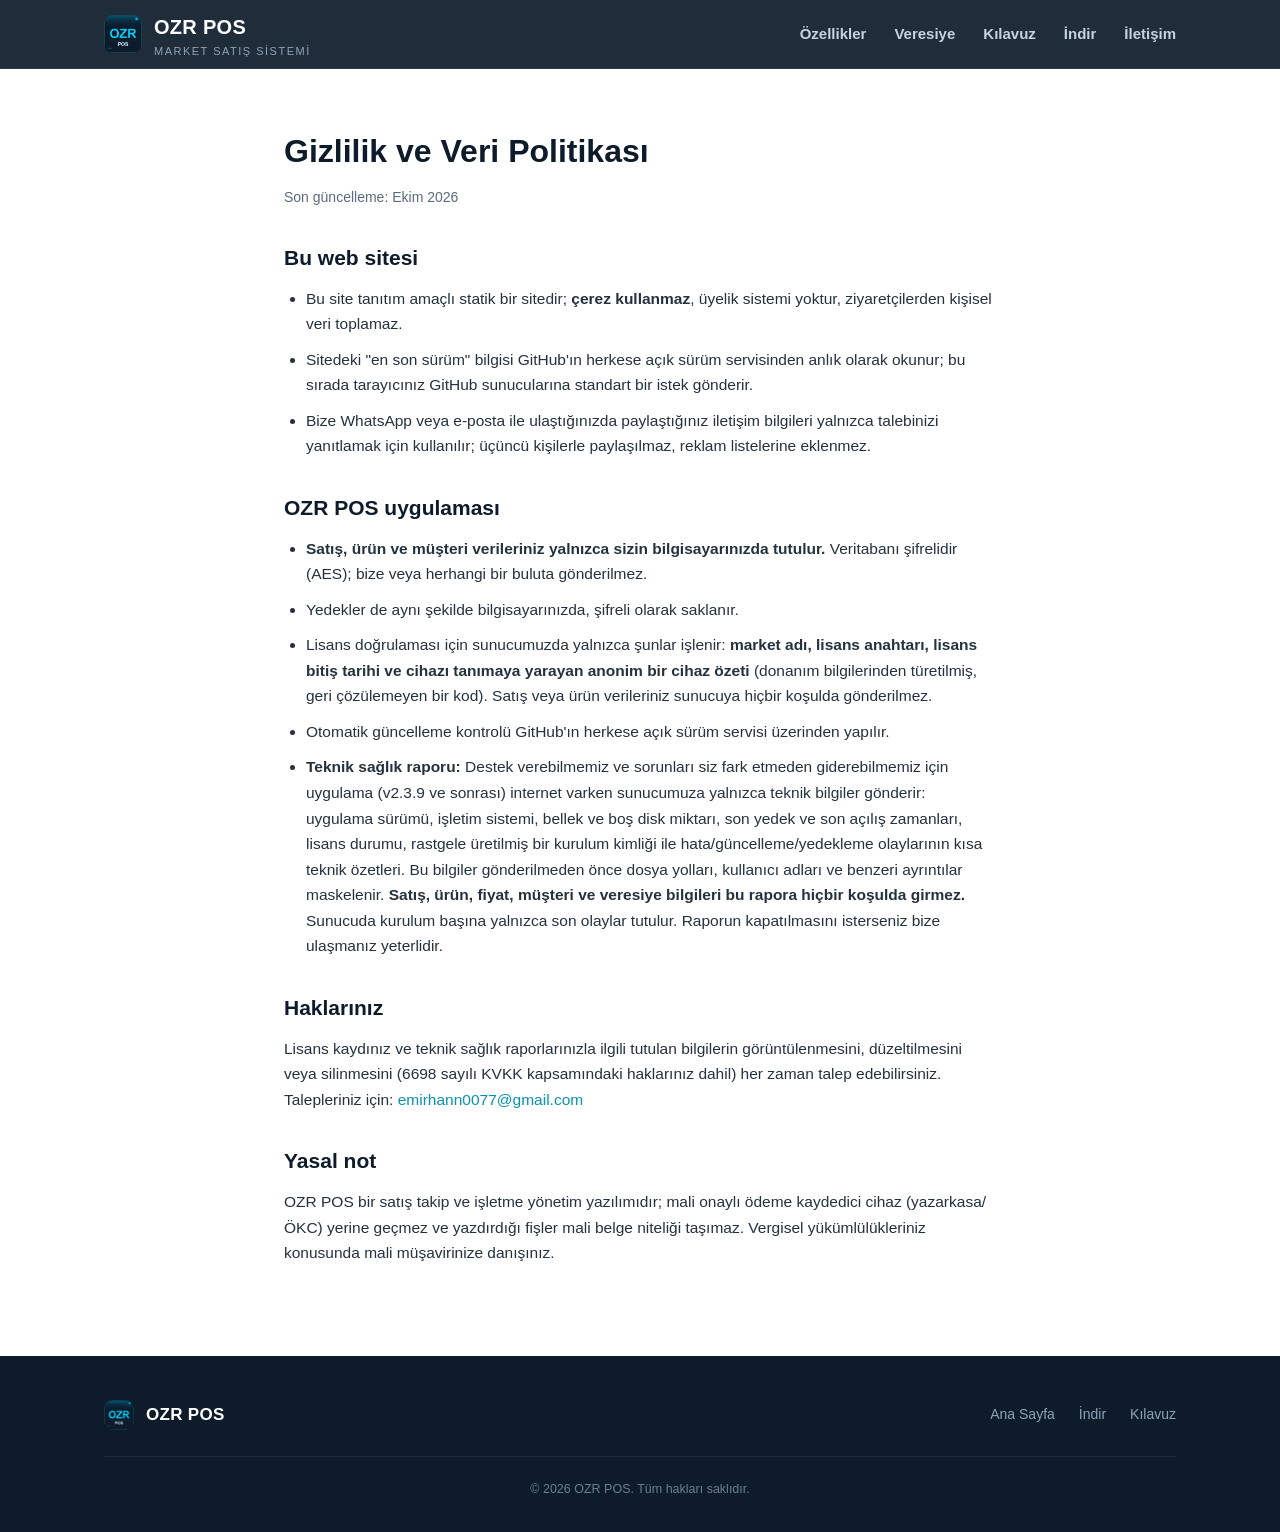
<file: gizlilik.html>
<!DOCTYPE html>
<html lang="tr">
<head>
  <meta charset="UTF-8">
  <meta name="viewport" content="width=device-width, initial-scale=1.0">
  <title>Gizlilik ve Veri Politikası — OZR POS</title>
  <meta name="description" content="OZR POS gizlilik ve veri politikası: hangi veriler işlenir, neler işlenmez.">
  <meta name="robots" content="noindex">
  <link rel="icon" type="image/png" href="assets/img/logo.png">
  <link rel="apple-touch-icon" href="assets/img/logo.png">
  <meta name="theme-color" content="#0D1B2A">
  <link rel="stylesheet" href="assets/css/style.css">
</head>
<body>

<header class="ust-bar">
  <div class="kapsayici ust-bar-ic">
    <a href="index.html" class="marka">
      <img src="assets/img/logo.png" alt="OZR POS logosu">
      <span>OZR POS<small>MARKET SATIŞ SİSTEMİ</small></span>
    </a>
    <nav class="ust-menu">
      <a href="index.html#ozellikler">Özellikler</a>
      <a href="index.html#veresiye">Veresiye</a>
      <a href="kilavuz.html">Kılavuz</a>
      <a href="indir.html">İndir</a>
      <a href="index.html#iletisim">İletişim</a>
    </nav>
    <button class="menu-dugme" aria-label="Menüyü aç">☰</button>
  </div>
</header>

<div class="icerik-sayfa">
  <h1>Gizlilik ve Veri Politikası</h1>
  <p class="tarih">Son güncelleme: Ekim 2026</p>

  <h2>Bu web sitesi</h2>
  <ul>
    <li>Bu site tanıtım amaçlı statik bir sitedir; <strong>çerez kullanmaz</strong>, üyelik sistemi yoktur, ziyaretçilerden kişisel veri toplamaz.</li>
    <li>Sitedeki "en son sürüm" bilgisi GitHub'ın herkese açık sürüm servisinden anlık olarak okunur; bu sırada tarayıcınız GitHub sunucularına standart bir istek gönderir.</li>
    <li>Bize WhatsApp veya e-posta ile ulaştığınızda paylaştığınız iletişim bilgileri yalnızca talebinizi yanıtlamak için kullanılır; üçüncü kişilerle paylaşılmaz, reklam listelerine eklenmez.</li>
  </ul>

  <h2>OZR POS uygulaması</h2>
  <ul>
    <li><strong>Satış, ürün ve müşteri verileriniz yalnızca sizin bilgisayarınızda tutulur.</strong> Veritabanı şifrelidir (AES); bize veya herhangi bir buluta gönderilmez.</li>
    <li>Yedekler de aynı şekilde bilgisayarınızda, şifreli olarak saklanır.</li>
    <li>Lisans doğrulaması için sunucumuzda yalnızca şunlar işlenir: <strong>market adı, lisans anahtarı, lisans bitiş tarihi ve cihazı tanımaya yarayan anonim bir cihaz özeti</strong> (donanım bilgilerinden türetilmiş, geri çözülemeyen bir kod). Satış veya ürün verileriniz sunucuya hiçbir koşulda gönderilmez.</li>
    <li>Otomatik güncelleme kontrolü GitHub'ın herkese açık sürüm servisi üzerinden yapılır.</li>
    <li><strong>Teknik sağlık raporu:</strong> Destek verebilmemiz ve sorunları siz fark etmeden giderebilmemiz için uygulama (v2.3.9 ve sonrası) internet varken sunucumuza yalnızca teknik bilgiler gönderir: uygulama sürümü, işletim sistemi, bellek ve boş disk miktarı, son yedek ve son açılış zamanları, lisans durumu, rastgele üretilmiş bir kurulum kimliği ile hata/güncelleme/yedekleme olaylarının kısa teknik özetleri. Bu bilgiler gönderilmeden önce dosya yolları, kullanıcı adları ve benzeri ayrıntılar maskelenir. <strong>Satış, ürün, fiyat, müşteri ve veresiye bilgileri bu rapora hiçbir koşulda girmez.</strong> Sunucuda kurulum başına yalnızca son olaylar tutulur. Raporun kapatılmasını isterseniz bize ulaşmanız yeterlidir.</li>
  </ul>

  <h2>Haklarınız</h2>
  <p>Lisans kaydınız ve teknik sağlık raporlarınızla ilgili tutulan bilgilerin görüntülenmesini, düzeltilmesini veya silinmesini (6698 sayılı KVKK kapsamındaki haklarınız dahil) her zaman talep edebilirsiniz. Talepleriniz için: <a href="#" class="mail-link"><span class="eposta-metin"></span></a></p>

  <h2>Yasal not</h2>
  <p>OZR POS bir satış takip ve işletme yönetim yazılımıdır; mali onaylı ödeme kaydedici cihaz (yazarkasa/ÖKC) yerine geçmez ve yazdırdığı fişler mali belge niteliği taşımaz. Vergisel yükümlülükleriniz konusunda mali müşavirinize danışınız.</p>
</div>

<footer class="alt-bilgi">
  <div class="kapsayici">
    <div class="alt-ic">
      <a href="index.html" class="marka"><img src="assets/img/logo.png" alt=""><span>OZR POS</span></a>
      <div class="alt-linkler">
        <a href="index.html">Ana Sayfa</a>
        <a href="indir.html">İndir</a>
        <a href="kilavuz.html">Kılavuz</a>
      </div>
    </div>
    <div class="alt-uyari">© <span id="yil"></span> OZR POS. Tüm hakları saklıdır.</div>
  </div>
</footer>

<script>document.getElementById("yil").textContent = new Date().getFullYear();</script>
<script src="assets/js/main.js"></script>
</body>
</html>
</file>
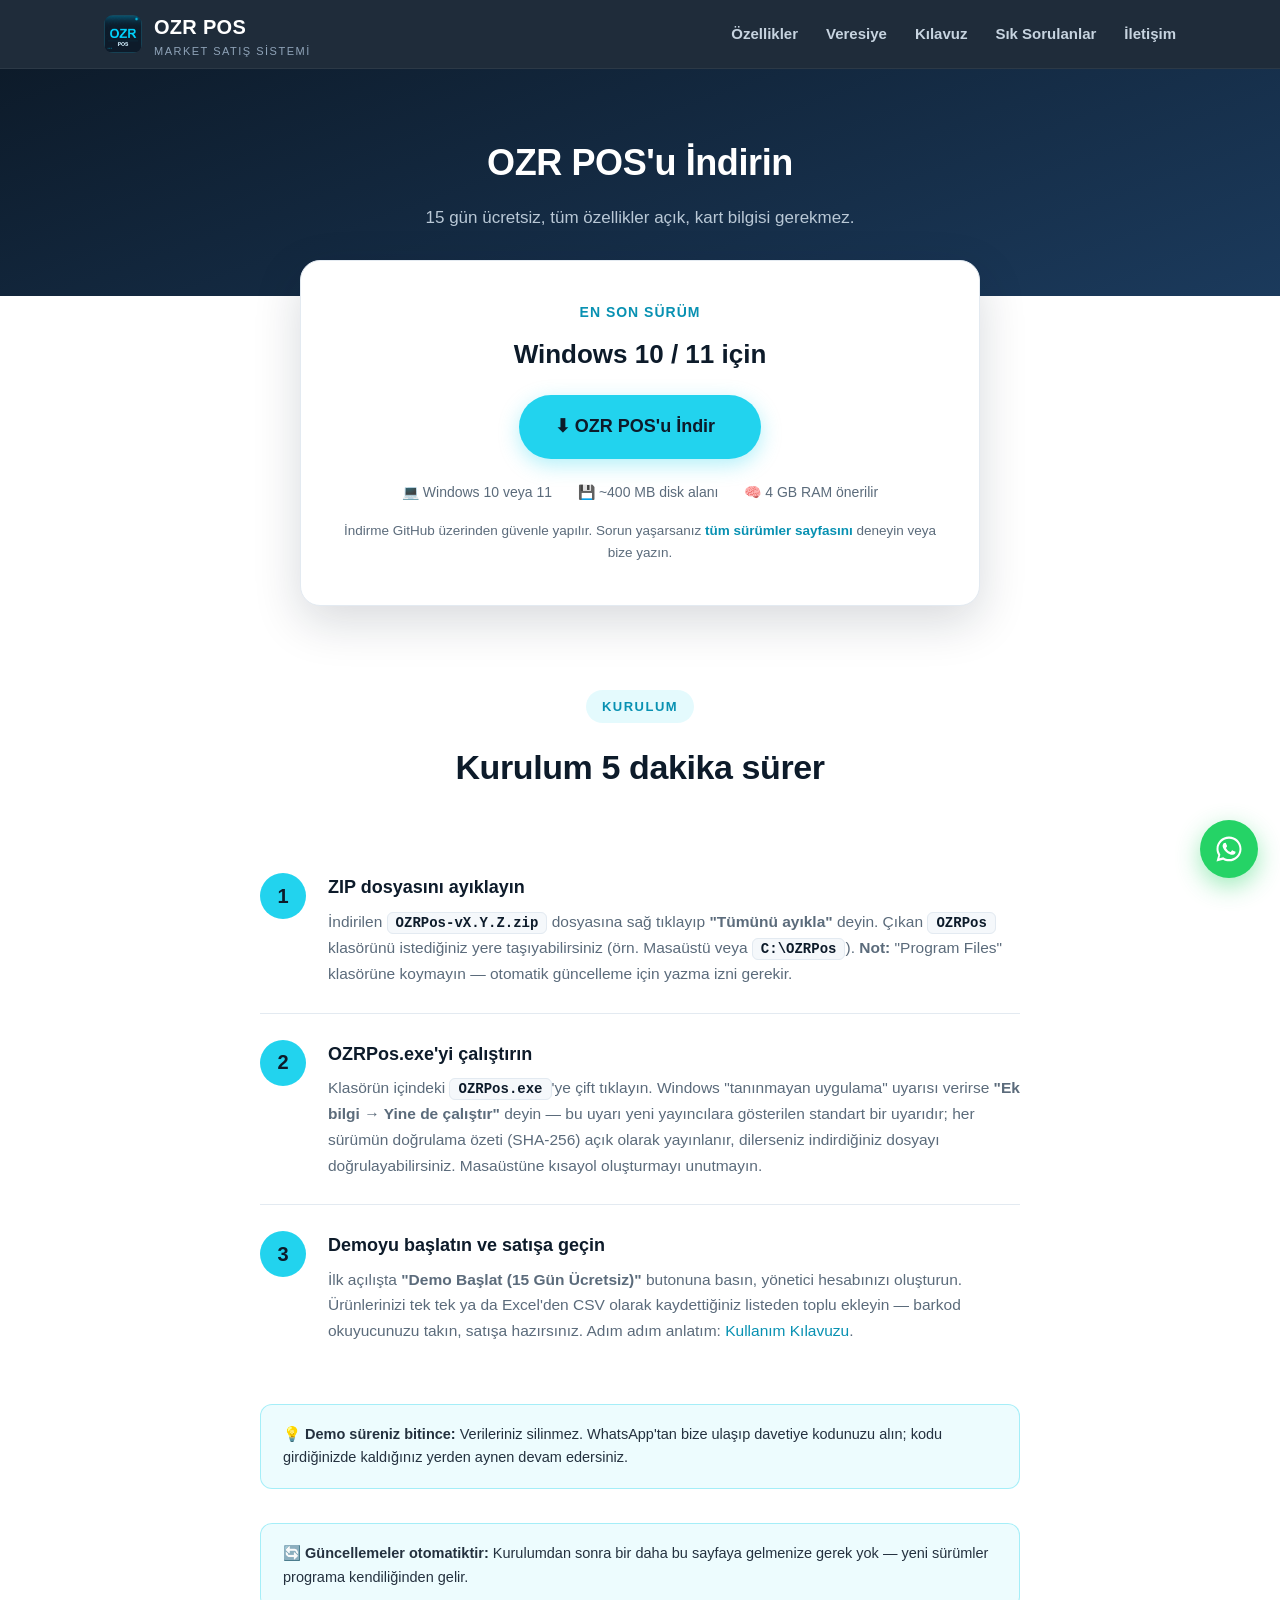
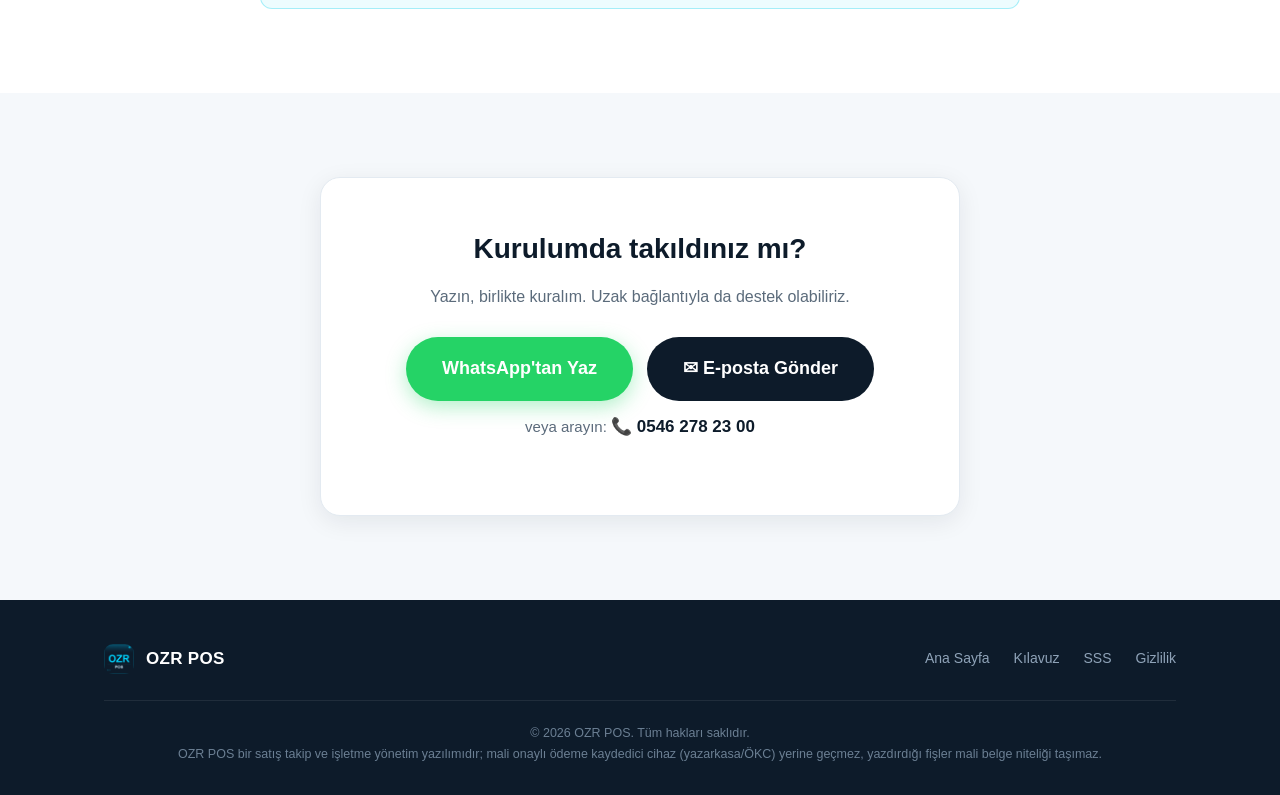
<file: indir.html>
<!DOCTYPE html>
<html lang="tr">
<head>
  <meta charset="UTF-8">
  <meta name="viewport" content="width=device-width, initial-scale=1.0">
  <title>OZR POS İndir — 15 Gün Ücretsiz Demo</title>
  <meta name="description" content="OZR POS market satış programını ücretsiz indirin. Windows 10/11 için, 3 adımda kurulum, 15 gün ücretsiz demo.">
  <link rel="icon" type="image/png" href="assets/img/logo.png">
  <link rel="apple-touch-icon" href="assets/img/logo.png">
  <meta name="theme-color" content="#0D1B2A">
  <link rel="stylesheet" href="assets/css/style.css">
  <link rel="canonical" href="https://emirhanozer07.github.io/ozrpos-site/indir.html">
  <meta property="og:title" content="OZR POS İndir — 15 Gün Ücretsiz Demo">
  <meta property="og:description" content="Windows 10/11 için market satış programı. 3 adımda kurulum, kart bilgisi olmadan 15 gün ücretsiz demo.">
  <meta property="og:image" content="https://emirhanozer07.github.io/ozrpos-site/assets/img/satis.png">
  <meta property="og:url" content="https://emirhanozer07.github.io/ozrpos-site/indir.html">
  <meta property="og:type" content="website">
</head>
<body>

<header class="ust-bar">
  <div class="kapsayici ust-bar-ic">
    <a href="index.html" class="marka">
      <img src="assets/img/logo.png" alt="OZR POS logosu">
      <span>OZR POS<small>MARKET SATIŞ SİSTEMİ</small></span>
    </a>
    <nav class="ust-menu">
      <a href="index.html#ozellikler">Özellikler</a>
      <a href="index.html#veresiye">Veresiye</a>
      <a href="kilavuz.html">Kılavuz</a>
      <a href="index.html#sss">Sık Sorulanlar</a>
      <a href="index.html#iletisim">İletişim</a>
    </nav>
    <button class="menu-dugme" aria-label="Menüyü aç">☰</button>
  </div>
</header>

<div class="sayfa-baslik">
  <div class="kapsayici">
    <h1>OZR POS'u İndirin</h1>
    <p>15 gün ücretsiz, tüm özellikler açık, kart bilgisi gerekmez.</p>
  </div>
</div>

<div class="indir-kutu">
  <div class="surum">En Son Sürüm <span class="surum-etiket"></span></div>
  <h2>Windows 10 / 11 için</h2>
  <a href="#" class="btn btn-birincil btn-buyuk indir-link">⬇ OZR POS'u İndir <span class="indir-boyut"></span></a>
  <div class="sistem-gereksinim">
    <span>💻 Windows 10 veya 11</span>
    <span>💾 ~400 MB disk alanı</span>
    <span>🧠 4 GB RAM önerilir</span>
  </div>
  <p class="indir-detay">İndirme GitHub üzerinden güvenle yapılır. Sorun yaşarsanız <a href="https://github.com/EmirhanOzer07/OZR-Pos/releases/latest" target="_blank" rel="noopener">tüm sürümler sayfasını</a> deneyin veya bize yazın.</p>
</div>

<section>
  <div class="kapsayici">
    <div class="bolum-baslik">
      <span class="etiket">Kurulum</span>
      <h2>Kurulum 5 dakika sürer</h2>
    </div>
    <div class="kurulum-adimlari">
      <div class="kurulum-adim">
        <div class="adim-no">1</div>
        <div>
          <h3>ZIP dosyasını ayıklayın</h3>
          <p>İndirilen <code>OZRPos-vX.Y.Z.zip</code> dosyasına sağ tıklayıp <strong>"Tümünü ayıkla"</strong> deyin. Çıkan <code>OZRPos</code> klasörünü istediğiniz yere taşıyabilirsiniz (örn. Masaüstü veya <code>C:\OZRPos</code>). <strong>Not:</strong> "Program Files" klasörüne koymayın — otomatik güncelleme için yazma izni gerekir.</p>
        </div>
      </div>
      <div class="kurulum-adim">
        <div class="adim-no">2</div>
        <div>
          <h3>OZRPos.exe'yi çalıştırın</h3>
          <p>Klasörün içindeki <code>OZRPos.exe</code>'ye çift tıklayın. Windows "tanınmayan uygulama" uyarısı verirse <strong>"Ek bilgi → Yine de çalıştır"</strong> deyin — bu uyarı yeni yayıncılara gösterilen standart bir uyarıdır; her sürümün doğrulama özeti (SHA-256) açık olarak yayınlanır, dilerseniz indirdiğiniz dosyayı doğrulayabilirsiniz. Masaüstüne kısayol oluşturmayı unutmayın.</p>
        </div>
      </div>
      <div class="kurulum-adim">
        <div class="adim-no">3</div>
        <div>
          <h3>Demoyu başlatın ve satışa geçin</h3>
          <p>İlk açılışta <strong>"Demo Başlat (15 Gün Ücretsiz)"</strong> butonuna basın, yönetici hesabınızı oluşturun. Ürünlerinizi tek tek ya da Excel'den CSV olarak kaydettiğiniz listeden toplu ekleyin — barkod okuyucunuzu takın, satışa hazırsınız. Adım adım anlatım: <a href="kilavuz.html">Kullanım Kılavuzu</a>.</p>
        </div>
      </div>
    </div>
    <div class="bilgi-notu">
      💡 <strong>Demo süreniz bitince:</strong> Verileriniz silinmez. WhatsApp'tan bize ulaşıp davetiye kodunuzu alın; kodu girdiğinizde kaldığınız yerden aynen devam edersiniz.
    </div>
    <div class="bilgi-notu">
      🔄 <strong>Güncellemeler otomatiktir:</strong> Kurulumdan sonra bir daha bu sayfaya gelmenize gerek yok — yeni sürümler programa kendiliğinden gelir.
    </div>
  </div>
</section>

<section class="iletisim">
  <div class="kapsayici">
    <div class="iletisim-kutu">
      <h2>Kurulumda takıldınız mı?</h2>
      <p>Yazın, birlikte kuralım. Uzak bağlantıyla da destek olabiliriz.</p>
      <div class="iletisim-butonlar">
        <a href="#" class="btn btn-wa btn-buyuk wa-link">WhatsApp'tan Yaz</a>
        <a href="#" class="btn btn-eposta btn-buyuk mail-link">✉ E-posta Gönder</a>
      </div>
      <p class="tel-satiri">veya arayın: <a href="#" class="tel-link">📞 <span class="tel-metin"></span></a></p>
    </div>
  </div>
</section>

<!-- Sabit WhatsApp balonu -->
<a href="#" class="wa-balon wa-link" aria-label="WhatsApp'tan yazın">
  <svg viewBox="0 0 24 24" fill="currentColor"><path d="M12 2C6.5 2 2 6.4 2 11.9c0 1.8.5 3.5 1.4 5L2 22l5.3-1.4c1.4.8 3 1.2 4.7 1.2 5.5 0 10-4.4 10-9.9S17.5 2 12 2zm0 18c-1.5 0-3-.4-4.3-1.2l-.3-.2-3.1.8.8-3-.2-.3c-.8-1.3-1.3-2.8-1.3-4.3C3.6 7.4 7.4 3.7 12 3.7s8.4 3.7 8.4 8.2S16.6 20 12 20zm4.6-6.1c-.3-.1-1.5-.7-1.7-.8-.2-.1-.4-.1-.6.1-.2.3-.6.8-.8 1-.1.2-.3.2-.5.1-.3-.1-1.1-.4-2-1.2-.7-.7-1.2-1.5-1.4-1.7-.1-.3 0-.4.1-.5l.4-.5c.1-.2.2-.3.3-.5.1-.2 0-.4 0-.5l-.8-1.9c-.2-.5-.4-.4-.6-.4h-.5c-.2 0-.5.1-.7.3-.2.3-.9.9-.9 2.1s.9 2.4 1 2.6c.1.2 1.8 2.7 4.3 3.8.6.3 1.1.4 1.5.6.6.2 1.2.2 1.6.1.5-.1 1.5-.6 1.7-1.2.2-.6.2-1.1.2-1.2-.1-.2-.3-.2-.6-.4z"/></svg>
</a>

<footer class="alt-bilgi">
  <div class="kapsayici">
    <div class="alt-ic">
      <a href="index.html" class="marka"><img src="assets/img/logo.png" alt=""><span>OZR POS</span></a>
      <div class="alt-linkler">
        <a href="index.html">Ana Sayfa</a>
        <a href="kilavuz.html">Kılavuz</a>
        <a href="index.html#sss">SSS</a>
        <a href="gizlilik.html">Gizlilik</a>
      </div>
    </div>
    <div class="alt-uyari">
      © <span id="yil"></span> OZR POS. Tüm hakları saklıdır.<br>
      OZR POS bir satış takip ve işletme yönetim yazılımıdır; mali onaylı ödeme kaydedici cihaz (yazarkasa/ÖKC) yerine geçmez, yazdırdığı fişler mali belge niteliği taşımaz.
    </div>
  </div>
</footer>

<script>document.getElementById("yil").textContent = new Date().getFullYear();</script>
<script src="assets/js/main.js"></script>
</body>
</html>
</file>
<file: assets/css/style.css>
/* ============================================================
   OZR POS — Tanıtım Sitesi
   Marka: lacivert #0D1B2A + cyan vurgu (uygulama logosuyla uyumlu)
   Bağımlılık yok: sistem fontları, framework yok — hız öncelikli
   ============================================================ */

:root {
  --lacivert: #0D1B2A;
  --lacivert-2: #13263B;
  --lacivert-3: #1B3A5C;
  --cyan: #22d3ee;
  --cyan-koyu: #0891b2;
  --beyaz: #ffffff;
  --zemin: #f5f8fb;
  --metin: #24313f;
  --metin-soluk: #5b6b7b;
  --sinir: #e3eaf1;
  --yesil: #16a34a;
  --radius: 14px;
  --golge: 0 6px 24px rgba(13, 27, 42, .08);
  --golge-buyuk: 0 16px 48px rgba(13, 27, 42, .16);
  --font: -apple-system, BlinkMacSystemFont, "Segoe UI", Roboto, "Helvetica Neue", Arial, sans-serif;
}

* { margin: 0; padding: 0; box-sizing: border-box; }
html { scroll-behavior: smooth; }
body {
  font-family: var(--font);
  color: var(--metin);
  background: var(--beyaz);
  line-height: 1.65;
  -webkit-font-smoothing: antialiased;
}
img { max-width: 100%; display: block; }
a { color: var(--cyan-koyu); text-decoration: none; }
.kapsayici { max-width: 1120px; margin: 0 auto; padding: 0 24px; }

/* ---------- Butonlar ---------- */
.btn {
  display: inline-flex; align-items: center; gap: 10px;
  padding: 14px 28px; border-radius: 999px;
  font-weight: 700; font-size: 16px; cursor: pointer;
  border: none; transition: transform .15s ease, box-shadow .15s ease, background .15s ease;
  white-space: nowrap;
}
.btn:hover { transform: translateY(-2px); }
.btn-birincil { background: var(--cyan); color: var(--lacivert); box-shadow: 0 6px 20px rgba(34, 211, 238, .35); }
.btn-birincil:hover { background: #4be0f7; }
.btn-wa { background: #25D366; color: #fff; box-shadow: 0 6px 20px rgba(37, 211, 102, .35); }
.btn-wa:hover { background: #2fe273; }
.btn-cerceve { background: transparent; color: var(--beyaz); border: 2px solid rgba(255,255,255,.35); }
.btn-cerceve:hover { border-color: var(--cyan); color: var(--cyan); }
.btn-buyuk { padding: 17px 36px; font-size: 18px; }
.btn svg { flex-shrink: 0; }

/* ---------- Üst çubuk ---------- */
.ust-bar {
  position: sticky; top: 0; z-index: 50;
  background: rgba(13, 27, 42, .92);
  backdrop-filter: blur(10px);
  border-bottom: 1px solid rgba(255,255,255,.06);
}
.ust-bar-ic {
  display: flex; align-items: center; justify-content: space-between;
  height: 68px;
}
.marka { display: flex; align-items: center; gap: 12px; color: var(--beyaz); font-weight: 800; font-size: 20px; letter-spacing: .3px; }
.marka img { width: 38px; height: 38px; border-radius: 9px; }
.marka span small { display: block; font-size: 11px; font-weight: 500; color: #8fa3b8; letter-spacing: 1.5px; line-height: 1; margin-top: 2px; }
.ust-menu { display: flex; align-items: center; gap: 28px; }
.ust-menu a { color: #c7d4e0; font-weight: 600; font-size: 15px; }
.ust-menu a:hover { color: var(--cyan); }
.ust-menu .btn { padding: 10px 22px; font-size: 15px; }
.menu-dugme { display: none; background: none; border: none; color: #fff; font-size: 26px; cursor: pointer; }

/* ---------- Hero ---------- */
.hero {
  background: linear-gradient(160deg, var(--lacivert) 0%, var(--lacivert-2) 55%, var(--lacivert-3) 100%);
  color: var(--beyaz);
  padding: 88px 0 72px;
  overflow: hidden;
  position: relative;
}
.hero::after {
  content: ""; position: absolute; right: -220px; top: -220px;
  width: 560px; height: 560px; border-radius: 50%;
  background: radial-gradient(circle, rgba(34,211,238,.16) 0%, transparent 70%);
}
.hero-ic { display: grid; grid-template-columns: 1.05fr .95fr; gap: 56px; align-items: center; position: relative; z-index: 1; }
.hero h1 { font-size: 44px; line-height: 1.18; font-weight: 800; letter-spacing: -.5px; }
.hero h1 em { font-style: normal; color: var(--cyan); }
.hero p.alt { margin: 20px 0 8px; font-size: 19px; color: #b9c8d6; max-width: 520px; }
.hero-butonlar { display: flex; gap: 16px; margin-top: 30px; flex-wrap: wrap; }
.hero-notu { margin-top: 18px; font-size: 14px; color: #8fa3b8; display: flex; align-items: center; gap: 8px; }
.hero-gorsel { position: relative; }
.hero-gorsel img {
  border-radius: var(--radius);
  box-shadow: var(--golge-buyuk);
  border: 1px solid rgba(255,255,255,.1);
}
.hero-rozet {
  position: absolute; bottom: -18px; left: -18px;
  background: var(--beyaz); color: var(--lacivert);
  padding: 12px 20px; border-radius: 12px; box-shadow: var(--golge-buyuk);
  font-weight: 800; font-size: 15px; display: flex; align-items: center; gap: 10px;
}
.hero-rozet .nokta { width: 10px; height: 10px; border-radius: 50%; background: var(--yesil); box-shadow: 0 0 0 4px rgba(22,163,74,.18); }

/* ---------- Güven şeridi ---------- */
.guven-serit { background: var(--zemin); border-bottom: 1px solid var(--sinir); }
.guven-ic { display: flex; justify-content: space-between; gap: 24px; padding: 22px 0; flex-wrap: wrap; }
.guven-oge { display: flex; align-items: center; gap: 10px; font-weight: 700; font-size: 15px; color: var(--metin); }
.guven-oge svg { color: var(--cyan-koyu); flex-shrink: 0; }

/* ---------- Bölümler ---------- */
section { padding: 84px 0; }
.bolum-baslik { text-align: center; max-width: 640px; margin: 0 auto 52px; }
.bolum-baslik .etiket {
  display: inline-block; background: rgba(34,211,238,.12); color: var(--cyan-koyu);
  font-weight: 800; font-size: 13px; letter-spacing: 1.5px; text-transform: uppercase;
  padding: 6px 16px; border-radius: 999px; margin-bottom: 16px;
}
.bolum-baslik h2 { font-size: 34px; font-weight: 800; color: var(--lacivert); letter-spacing: -.4px; }
.bolum-baslik p { margin-top: 12px; color: var(--metin-soluk); font-size: 17px; }

/* ---------- Özellik kartları ---------- */
.ozellikler { background: var(--beyaz); }
.ozellik-izgara { display: grid; grid-template-columns: repeat(4, 1fr); gap: 22px; }
.ozellik-kart {
  background: var(--beyaz); border: 1px solid var(--sinir); border-radius: var(--radius);
  padding: 28px 24px; transition: transform .18s ease, box-shadow .18s ease;
}
.ozellik-kart:hover { transform: translateY(-5px); box-shadow: var(--golge); border-color: rgba(34,211,238,.4); }
.ozellik-ikon {
  width: 52px; height: 52px; border-radius: 13px;
  background: linear-gradient(135deg, var(--lacivert) 0%, var(--lacivert-3) 100%);
  color: var(--cyan); display: flex; align-items: center; justify-content: center;
  margin-bottom: 18px; font-size: 24px;
}
.ozellik-kart h3 { font-size: 17px; font-weight: 800; color: var(--lacivert); margin-bottom: 8px; }
.ozellik-kart p { font-size: 14.5px; color: var(--metin-soluk); }

/* ---------- Ekran görüntüleri ---------- */
.ekranlar { background: var(--zemin); }
.ekran-izgara { display: flex; flex-wrap: wrap; justify-content: center; gap: 22px; }
.ekran-kart {
  background: var(--beyaz); border-radius: var(--radius); overflow: hidden;
  border: 1px solid var(--sinir); box-shadow: var(--golge);
  transition: transform .18s ease;
  flex: 1 1 300px; max-width: 340px;
}
.ekran-kart:hover { transform: translateY(-5px); }
.ekran-kart img { aspect-ratio: 16/10; object-fit: cover; object-position: top; width: 100%; }
.ekran-kart .ekran-adi { padding: 14px 18px; font-weight: 700; font-size: 15px; color: var(--lacivert); }

.adim-no {
  width: 46px; height: 46px; border-radius: 50%; margin: 0 auto 18px;
  background: var(--cyan); color: var(--lacivert);
  display: flex; align-items: center; justify-content: center;
  font-weight: 800; font-size: 20px;
}

/* ---------- Büyütülebilir görsel çerçeveleri (lightbox tetikleyici) ---------- */
.gorsel-cerceve { position: relative; overflow: hidden; border-radius: inherit; cursor: zoom-in; }
.gorsel-cerceve::after {
  content: "🔍 Büyüt"; position: absolute; inset: 0;
  display: flex; align-items: center; justify-content: center;
  background: rgba(13, 27, 42, .55); color: #fff; font-weight: 700; font-size: 14.5px;
  opacity: 0; transition: opacity .18s ease; pointer-events: none;
}
.gorsel-cerceve:hover::after { opacity: 1; }
.gorsel-cerceve img { cursor: zoom-in; }

/* ---------- Demo süreci (zikzak akış) ---------- */
.demo-akis { background: var(--beyaz); }
.demo-satir {
  display: flex; align-items: center; gap: 56px;
  margin-bottom: 64px;
}
.demo-satir:last-of-type { margin-bottom: 48px; }
.demo-satir.ters { flex-direction: row-reverse; }
.demo-gorsel { flex: 1 1 0; display: flex; justify-content: center; }
.demo-gorsel .gorsel-cerceve {
  border-radius: var(--radius); border: 1px solid var(--sinir); box-shadow: var(--golge);
  max-width: 420px;
}
.demo-gorsel img { width: 100%; }
.demo-metin { flex: 1 1 0; }
.demo-metin .adim-no { margin: 0 0 16px 0; }
.demo-metin h3 { font-size: 21px; font-weight: 800; color: var(--lacivert); margin-bottom: 10px; letter-spacing: -.2px; }
.demo-metin p { font-size: 16px; color: var(--metin-soluk); }

/* ---------- Lightbox (görsel büyütme) ---------- */
.lightbox {
  position: fixed; inset: 0; z-index: 100;
  background: rgba(9, 16, 24, .92);
  display: flex; align-items: center; justify-content: center;
  opacity: 0; visibility: hidden; transition: opacity .2s ease;
  padding: 40px;
}
.lightbox.acik { opacity: 1; visibility: visible; }
.lightbox-ic { max-width: min(920px, 100%); text-align: center; }
.lightbox-ic img {
  max-width: 100%; max-height: 76vh; margin: 0 auto;
  border-radius: 10px; box-shadow: var(--golge-buyuk);
}
.lightbox-baslik { color: #dbe6f0; margin-top: 18px; font-size: 15px; font-weight: 600; }
.lightbox-kapat {
  position: absolute; top: 20px; right: 24px;
  width: 44px; height: 44px; border-radius: 50%; border: none;
  background: rgba(255,255,255,.12); color: #fff; font-size: 22px; cursor: pointer;
  display: flex; align-items: center; justify-content: center;
  transition: background .15s ease;
}
.lightbox-kapat:hover { background: rgba(255,255,255,.24); }
.lightbox-ok {
  position: absolute; top: 50%; transform: translateY(-50%);
  width: 52px; height: 52px; border-radius: 50%; border: none;
  background: rgba(255,255,255,.12); color: #fff; font-size: 24px; cursor: pointer;
  display: flex; align-items: center; justify-content: center;
  transition: background .15s ease;
}
.lightbox-ok:hover { background: rgba(255,255,255,.24); }
.lightbox-sol { left: 24px; }
.lightbox-sag { right: 24px; }

/* ---------- Demo bandı ---------- */
.demo-bandi {
  background: linear-gradient(135deg, var(--lacivert) 0%, var(--lacivert-3) 100%);
  color: var(--beyaz); border-radius: 20px;
  padding: 56px 48px; text-align: center;
  position: relative; overflow: hidden;
}
.demo-bandi::before {
  content: ""; position: absolute; left: -120px; bottom: -160px;
  width: 380px; height: 380px; border-radius: 50%;
  background: radial-gradient(circle, rgba(34,211,238,.14) 0%, transparent 70%);
}
.demo-bandi h2 { font-size: 30px; font-weight: 800; letter-spacing: -.3px; }
.demo-bandi p { margin: 14px auto 28px; color: #b9c8d6; max-width: 560px; font-size: 17px; }
.demo-bandi .hero-butonlar { justify-content: center; }

/* ---------- SSS ---------- */
.sss-liste { max-width: 760px; margin: 0 auto; }
.sss-oge { border: 1px solid var(--sinir); border-radius: 12px; margin-bottom: 12px; background: var(--beyaz); overflow: hidden; }
.sss-soru {
  width: 100%; text-align: left; background: none; border: none; cursor: pointer;
  padding: 20px 24px; font-family: var(--font);
  font-size: 16.5px; font-weight: 700; color: var(--lacivert);
  display: flex; justify-content: space-between; align-items: center; gap: 16px;
}
.sss-soru .ok { transition: transform .2s ease; color: var(--cyan-koyu); flex-shrink: 0; }
.sss-oge.acik .ok { transform: rotate(180deg); }
.sss-cevap { max-height: 0; overflow: hidden; transition: max-height .25s ease; }
.sss-cevap-ic { padding: 0 24px 20px; color: var(--metin-soluk); font-size: 15.5px; }
.sss-cevap-ic strong { color: var(--metin); }

/* ---------- İletişim ---------- */
.iletisim { background: var(--zemin); }
.iletisim-kutu {
  max-width: 640px; margin: 0 auto; text-align: center;
  background: var(--beyaz); border: 1px solid var(--sinir);
  border-radius: 20px; padding: 48px 40px; box-shadow: var(--golge);
}
.iletisim-kutu h2 { font-size: 28px; font-weight: 800; color: var(--lacivert); }
.iletisim-kutu p { margin: 12px 0 26px; color: var(--metin-soluk); }
.iletisim-butonlar { display: flex; gap: 14px; justify-content: center; flex-wrap: wrap; }
.btn-eposta { background: var(--lacivert); color: #fff; }
.btn-eposta:hover { background: var(--lacivert-3); }

/* ---------- Alt bilgi ---------- */
.alt-bilgi { background: var(--lacivert); color: #8fa3b8; padding: 44px 0 32px; font-size: 14px; }
.alt-ic { display: flex; justify-content: space-between; align-items: center; gap: 20px; flex-wrap: wrap; }
.alt-ic .marka { font-size: 17px; }
.alt-ic .marka img { width: 30px; height: 30px; }
.alt-linkler { display: flex; gap: 24px; }
.alt-linkler a { color: #8fa3b8; }
.alt-linkler a:hover { color: var(--cyan); }
.alt-uyari {
  margin-top: 26px; padding-top: 22px; border-top: 1px solid rgba(255,255,255,.08);
  font-size: 12.5px; color: #6b7f93; text-align: center; line-height: 1.7;
}

/* ---------- İndirme sayfası ---------- */
.sayfa-baslik {
  background: linear-gradient(160deg, var(--lacivert) 0%, var(--lacivert-3) 100%);
  color: var(--beyaz); padding: 64px 0; text-align: center;
}
.sayfa-baslik h1 { font-size: 36px; font-weight: 800; letter-spacing: -.4px; }
.sayfa-baslik p { margin-top: 12px; color: #b9c8d6; font-size: 17px; }
.indir-kutu {
  max-width: 680px; margin: -36px auto 0; position: relative; z-index: 2;
  background: var(--beyaz); border-radius: 20px; box-shadow: var(--golge-buyuk);
  border: 1px solid var(--sinir); padding: 40px; text-align: center;
}
.indir-kutu .surum { font-size: 14px; font-weight: 700; color: var(--cyan-koyu); letter-spacing: 1px; text-transform: uppercase; }
.indir-kutu h2 { font-size: 26px; color: var(--lacivert); margin: 8px 0 20px; }
.indir-detay { margin-top: 16px; font-size: 13.5px; color: var(--metin-soluk); }
.indir-detay a { font-weight: 600; }
.sistem-gereksinim { display: flex; justify-content: center; gap: 26px; margin-top: 22px; flex-wrap: wrap; font-size: 14px; color: var(--metin-soluk); }
.sistem-gereksinim span { display: flex; align-items: center; gap: 7px; }
.kurulum-adimlari { max-width: 760px; margin: 0 auto; }
.kurulum-adim {
  display: flex; gap: 22px; padding: 26px 0; border-bottom: 1px solid var(--sinir);
  align-items: flex-start;
}
.kurulum-adim:last-child { border-bottom: none; }
.kurulum-adim .adim-no { margin: 0; flex-shrink: 0; }
.kurulum-adim h3 { font-size: 18px; font-weight: 800; color: var(--lacivert); margin-bottom: 6px; }
.kurulum-adim p { color: var(--metin-soluk); font-size: 15.5px; }
.kurulum-adim code {
  background: var(--zemin); border: 1px solid var(--sinir); border-radius: 6px;
  padding: 2px 8px; font-size: 14px; color: var(--lacivert); font-weight: 600;
}
.bilgi-notu {
  max-width: 760px; margin: 34px auto 0;
  background: rgba(34,211,238,.08); border: 1px solid rgba(34,211,238,.35);
  border-radius: 12px; padding: 18px 22px; font-size: 14.5px; color: var(--metin);
}

/* ---------- Gizlilik sayfası ---------- */
.icerik-sayfa { max-width: 760px; margin: 0 auto; padding: 56px 24px 80px; }
.icerik-sayfa h1 { font-size: 32px; color: var(--lacivert); margin-bottom: 8px; }
.icerik-sayfa .tarih { color: var(--metin-soluk); font-size: 14px; margin-bottom: 32px; }
.icerik-sayfa h2 { font-size: 21px; color: var(--lacivert); margin: 32px 0 10px; }
.icerik-sayfa p, .icerik-sayfa li { color: var(--metin); font-size: 15.5px; margin-bottom: 10px; }
.icerik-sayfa ul { padding-left: 22px; }

/* ---------- Telefon satırı + sabit WhatsApp balonu ---------- */
.tel-satiri { margin-top: 18px; font-size: 15px; color: var(--metin-soluk); }
.tel-satiri a { font-weight: 800; color: var(--lacivert); font-size: 17px; }
.tel-satiri a:hover { color: var(--cyan-koyu); }
.wa-balon {
  position: fixed; right: 22px; bottom: 22px; z-index: 60;
  width: 58px; height: 58px; border-radius: 50%;
  background: #25D366; color: #fff;
  display: flex; align-items: center; justify-content: center;
  box-shadow: 0 8px 24px rgba(37, 211, 102, .45);
  transition: transform .15s ease;
}
.wa-balon:hover { transform: scale(1.08); }
.wa-balon svg { width: 30px; height: 30px; }

/* ---------- Duyarlı (responsive) ---------- */
@media (max-width: 960px) {
  .hero-ic { grid-template-columns: 1fr; gap: 40px; }
  .hero h1 { font-size: 34px; }
  .ozellik-izgara { grid-template-columns: repeat(2, 1fr); }
  .ekran-kart { flex-basis: 260px; max-width: 47%; }
  .guven-ic { justify-content: center; }
  .demo-satir, .demo-satir.ters { flex-direction: column; gap: 28px; }
  .demo-satir { margin-bottom: 48px; }
}
/* Üst menü, 5 link + buton eklendiğinde masaüstünde bile dar pencerelerde
   sıkışabiliyor — hamburger'e geçişi genel içerik kırılımından (640px)
   daha erken tetikleyerek taşmayı önler. */
@media (max-width: 880px) {
  .ust-menu { display: none; position: absolute; top: 68px; left: 0; right: 0;
    background: var(--lacivert); flex-direction: column; padding: 20px 24px; gap: 18px;
    border-bottom: 1px solid rgba(255,255,255,.08); }
  .ust-menu.acik { display: flex; }
  .menu-dugme { display: block; }
}
@media (max-width: 640px) {
  .hero { padding: 56px 0 48px; }
  .hero h1 { font-size: 29px; }
  section { padding: 56px 0; }
  .ozellik-izgara { grid-template-columns: 1fr; }
  .ekran-kart { flex-basis: 100%; max-width: 100%; }
  .bolum-baslik h2 { font-size: 27px; }
  .demo-bandi { padding: 40px 24px; }
  .indir-kutu { margin-left: 16px; margin-right: 16px; padding: 30px 22px; }
  .btn-buyuk { padding: 15px 26px; font-size: 16px; }
  .gorsel-cerceve::after { font-size: 13px; }
  .lightbox { padding: 16px; }
  .lightbox-kapat { top: 10px; right: 10px; width: 38px; height: 38px; font-size: 18px; }
  .lightbox-ok { width: 42px; height: 42px; font-size: 20px; }
  .lightbox-sol { left: 8px; }
  .lightbox-sag { right: 8px; }
}

/* ---------- "Yeni" rozeti ---------- */
.rozet-yeni {
  display: inline-block; vertical-align: middle; margin-left: 6px;
  background: #f59e0b; color: #fff; font-size: 10.5px; font-weight: 800;
  letter-spacing: 1px; padding: 2px 8px; border-radius: 999px; text-transform: uppercase;
}
.ozellik-kart.vurgulu { border-color: rgba(245,158,11,.45); background: linear-gradient(180deg, #fffbeb 0%, #fff 60%); }
.ozellik-kart a.devam { display: inline-block; margin-top: 10px; font-weight: 700; font-size: 14px; }

/* ---------- Veresiye vitrini (ana sayfa) ---------- */
.veresiye-vitrin { background: var(--zemin); }
.vitrin-ic { display: grid; grid-template-columns: 1.1fr .9fr; gap: 56px; align-items: center; }
.vitrin-ic h2 { font-size: 34px; font-weight: 800; color: var(--lacivert); letter-spacing: -.4px; line-height: 1.2; }
.vitrin-ic .etiket {
  display: inline-block; background: rgba(245,158,11,.14); color: #b45309;
  font-weight: 800; font-size: 13px; letter-spacing: 1.5px; text-transform: uppercase;
  padding: 6px 16px; border-radius: 999px; margin-bottom: 16px;
}
.vitrin-ic > div > p { margin: 14px 0 22px; color: var(--metin-soluk); font-size: 17px; }
.tik-liste { list-style: none; display: grid; gap: 12px; }
.tik-liste li { position: relative; padding-left: 32px; font-size: 15.5px; color: var(--metin); }
.tik-liste li::before {
  content: "✓"; position: absolute; left: 0; top: 1px;
  width: 22px; height: 22px; border-radius: 50%;
  background: rgba(22,163,74,.12); color: var(--yesil);
  font-weight: 800; font-size: 13px; display: flex; align-items: center; justify-content: center;
}
.vitrin-butonlar { display: flex; gap: 14px; margin-top: 28px; flex-wrap: wrap; }
.btn-koyu { background: var(--lacivert); color: #fff; }
.btn-koyu:hover { background: var(--lacivert-3); }

/* Fiş örneği — termal fiş görünümü (çizim, ekran görüntüsü değil) */
.fis-ornek {
  max-width: 330px; margin: 0 auto; background: #fff;
  font-family: Consolas, "Courier New", monospace; font-size: 14px; color: #1f2937;
  padding: 26px 24px 30px; border-radius: 6px 6px 0 0; box-shadow: var(--golge-buyuk);
  position: relative;
}
.fis-ornek::after {
  content: ""; position: absolute; left: 0; right: 0; bottom: -10px; height: 10px;
  background: linear-gradient(-45deg, transparent 6px, #fff 0) 0 0 / 12px 12px repeat-x,
              linear-gradient(45deg, transparent 6px, #fff 0) 0 0 / 12px 12px repeat-x;
}
.fis-ornek .fis-orta { text-align: center; }
.fis-ornek .fis-kalin { font-weight: 800; }
.fis-ornek .fis-cizgi { border-top: 1px dashed #9ca3af; margin: 10px 0; }
.fis-ornek .fis-satir { display: flex; justify-content: space-between; gap: 12px; }
.fis-ornek .fis-toplam { font-size: 16px; }
.fis-alti-not { text-align: center; font-size: 13px; color: var(--metin-soluk); margin-top: 22px; }

/* ---------- Kılavuz çağrı şeridi (ana sayfa) ---------- */
.kilavuz-cagri {
  display: flex; align-items: center; justify-content: space-between; gap: 24px; flex-wrap: wrap;
  background: var(--beyaz); border: 1px solid var(--sinir); border-radius: 18px;
  padding: 30px 34px; box-shadow: var(--golge); margin-top: 40px;
}
.kilavuz-cagri h3 { font-size: 22px; font-weight: 800; color: var(--lacivert); }
.kilavuz-cagri p { color: var(--metin-soluk); margin-top: 4px; }

/* ---------- Kullanım kılavuzu ---------- */
.kilavuz-duzen {
  display: grid; grid-template-columns: 250px 1fr; gap: 48px;
  max-width: 1120px; margin: 0 auto; padding: 48px 24px 88px; align-items: start;
}
.kilavuz-icindekiler {
  position: sticky; top: 92px; max-height: calc(100vh - 110px); overflow-y: auto;
  border: 1px solid var(--sinir); border-radius: var(--radius); padding: 18px 14px; background: var(--zemin);
}
.kilavuz-icindekiler summary {
  font-weight: 800; color: var(--lacivert); font-size: 13px; letter-spacing: 1.2px;
  text-transform: uppercase; padding: 0 8px 10px; list-style: none;
}
.kilavuz-icindekiler summary::-webkit-details-marker { display: none; }
.kilavuz-icindekiler ol { list-style: none; counter-reset: kb; }
.kilavuz-icindekiler li { counter-increment: kb; }
.kilavuz-icindekiler a {
  display: flex; gap: 8px; padding: 6px 8px; border-radius: 8px;
  color: var(--metin); font-size: 14.5px; font-weight: 600; line-height: 1.4;
}
.kilavuz-icindekiler a::before { content: counter(kb) "."; color: var(--cyan-koyu); min-width: 20px; }
.kilavuz-icindekiler a:hover, .kilavuz-icindekiler a.aktif { background: var(--beyaz); color: var(--cyan-koyu); }

.kilavuz-icerik { min-width: 0; }
.kilavuz-icerik > section { padding: 0 0 44px; margin-bottom: 44px; border-bottom: 1px solid var(--sinir); scroll-margin-top: 88px; }
.kilavuz-icerik > section:last-child { border-bottom: none; margin-bottom: 0; }
.kilavuz-icerik h2 { font-size: 27px; font-weight: 800; color: var(--lacivert); letter-spacing: -.3px; margin-bottom: 14px; display: flex; align-items: center; gap: 12px; line-height: 1.25; }
.kilavuz-icerik h2 .bolum-no {
  flex-shrink: 0; width: 38px; height: 38px; border-radius: 10px;
  background: linear-gradient(135deg, var(--lacivert) 0%, var(--lacivert-3) 100%); color: var(--cyan);
  display: inline-flex; align-items: center; justify-content: center; font-size: 17px;
}
.kilavuz-icerik h3 { font-size: 18.5px; font-weight: 800; color: var(--lacivert); margin: 26px 0 8px; scroll-margin-top: 88px; }
.kilavuz-icerik p, .kilavuz-icerik li { font-size: 16px; color: var(--metin); }
.kilavuz-icerik p { margin-bottom: 12px; }
.kilavuz-icerik ul, .kilavuz-icerik ol { padding-left: 22px; margin-bottom: 14px; }
.kilavuz-icerik li { margin-bottom: 7px; }
.kilavuz-icerik li::marker { color: var(--cyan-koyu); font-weight: 700; }
.kilavuz-icerik code {
  background: var(--zemin); border: 1px solid var(--sinir); border-radius: 6px;
  padding: 1px 7px; font-size: 14px; color: var(--lacivert); font-weight: 600; overflow-wrap: anywhere;
}
.kilavuz-icerik .gorsel-cerceve {
  border-radius: var(--radius); border: 1px solid var(--sinir); box-shadow: var(--golge);
  margin: 18px 0 8px; max-width: 640px;
}
.gorsel-alti { font-size: 13.5px; color: var(--metin-soluk); margin-bottom: 14px; }
kbd {
  display: inline-block; min-width: 28px; text-align: center;
  font-family: var(--font); font-size: 13px; font-weight: 800; color: var(--lacivert);
  background: #fff; border: 1px solid #c9d5e1; border-bottom-width: 3px; border-radius: 7px;
  padding: 1px 8px; line-height: 1.6; white-space: nowrap;
}

.tablo-sar { overflow-x: auto; margin: 16px 0 18px; border: 1px solid var(--sinir); border-radius: 12px; }
.kilavuz-tablo { width: 100%; border-collapse: collapse; font-size: 15px; }
.kilavuz-tablo th, .kilavuz-tablo td { padding: 11px 16px; text-align: left; border-bottom: 1px solid var(--sinir); vertical-align: top; }
.kilavuz-tablo th { background: var(--zemin); color: var(--lacivert); font-weight: 800; font-size: 13.5px; letter-spacing: .4px; }
.kilavuz-tablo tr:last-child td { border-bottom: none; }
.kilavuz-tablo td:first-child { white-space: nowrap; }

.kutu { border-radius: 12px; padding: 15px 18px; margin: 16px 0; font-size: 15px; border: 1px solid; }
.kutu p:last-child, .kutu ul:last-child { margin-bottom: 0; }
.kutu-ipucu { background: rgba(34,211,238,.08); border-color: rgba(34,211,238,.4); }
.kutu-dikkat { background: #fffbeb; border-color: #fcd34d; }
.kutu-guven { background: #f0fdf4; border-color: #86efac; }

.yetki-izgara { display: grid; grid-template-columns: 1fr 1fr; gap: 16px; margin: 16px 0; }
.yetki-kart { border: 1px solid var(--sinir); border-radius: 12px; padding: 16px 18px; }
.yetki-kart h4 { font-size: 15.5px; color: var(--lacivert); margin-bottom: 8px; }
.yetki-kart ul { margin: 0; }
.yetki-kart li { font-size: 14.5px; margin-bottom: 4px; }

.ust-menu a.secili { color: var(--cyan); }

@media (max-width: 960px) {
  .vitrin-ic { grid-template-columns: 1fr; gap: 40px; }
  .kilavuz-duzen { grid-template-columns: 1fr; gap: 24px; padding-top: 28px; }
  .kilavuz-icindekiler { position: static; max-height: none; }
  .kilavuz-icindekiler summary { cursor: pointer; padding-bottom: 0; display: flex; justify-content: space-between; }
  .kilavuz-icindekiler summary::after { content: "▾"; color: var(--cyan-koyu); }
  .kilavuz-icindekiler[open] summary { padding-bottom: 10px; }
}
@media (max-width: 640px) {
  .kapsayici { padding: 0 16px; }
  .vitrin-ic h2 { font-size: 27px; }
  .kilavuz-duzen { padding: 20px 16px 64px; }
  .kilavuz-icerik h2 { font-size: 22px; }
  .yetki-izgara { grid-template-columns: 1fr; }
  .kilavuz-cagri { padding: 24px 22px; }
  .kilavuz-tablo th, .kilavuz-tablo td { padding: 9px 12px; }
  .kilavuz-tablo td:first-child { white-space: normal; }
}
</file>
